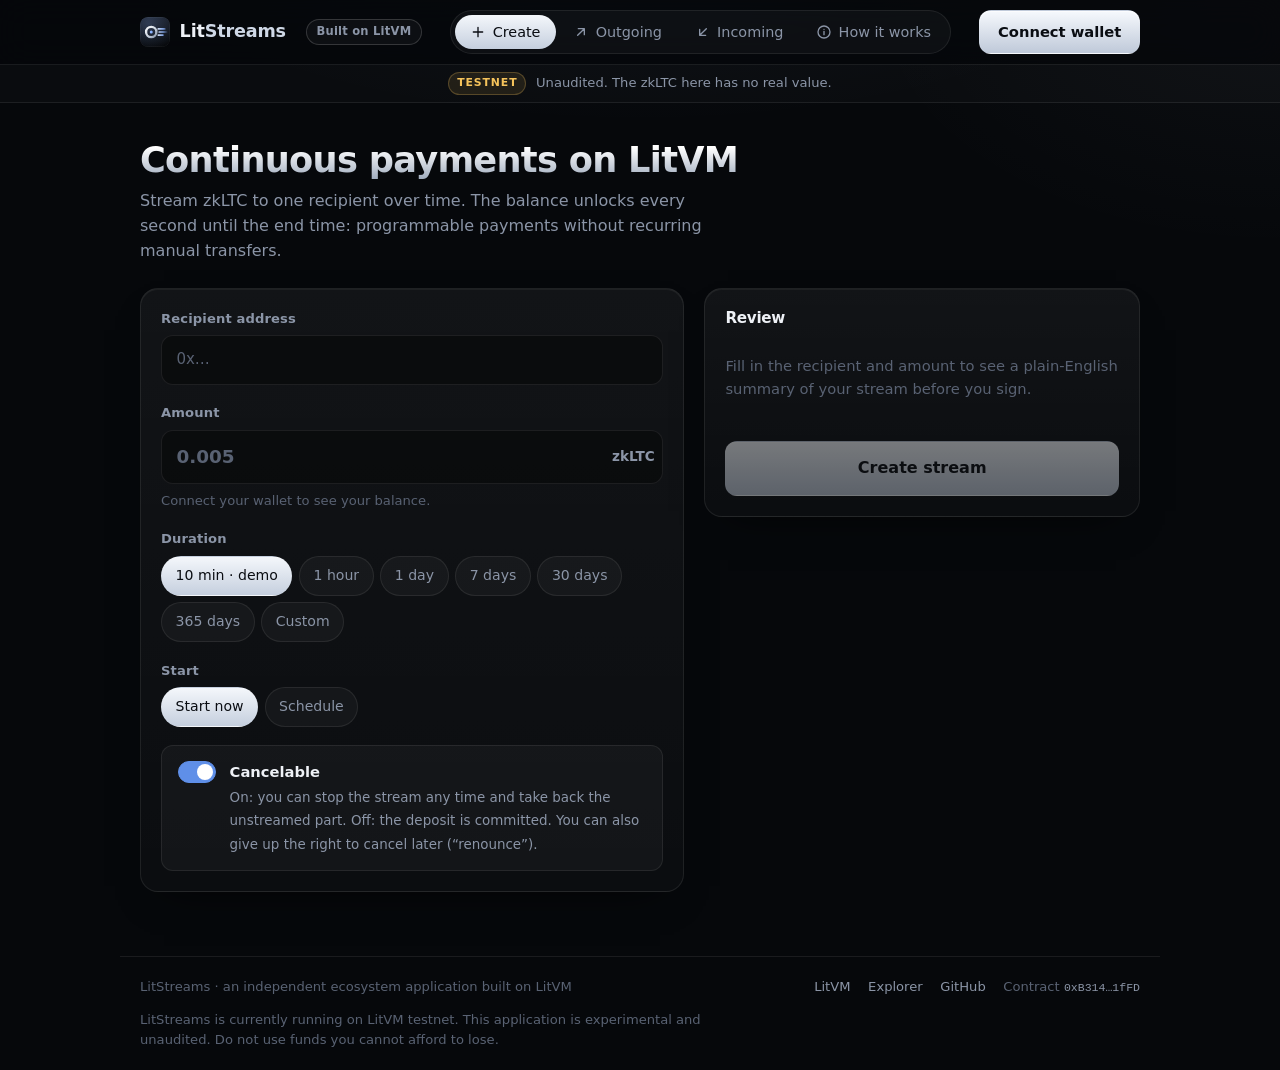
<file: web/index.html>
<!doctype html>
<html lang="en">
<head>
  <meta charset="utf-8">
  <meta name="viewport" content="width=device-width, initial-scale=1, viewport-fit=cover">
  <meta name="theme-color" content="#06080b">
  <title>LitStreams — Continuous zkLTC Payments on LitVM</title>
  <meta name="description" content="Stream zkLTC continuously over time with LitStreams, a payment application built for the LitVM ecosystem.">
  <meta property="og:title" content="LitStreams — Continuous zkLTC Payments on LitVM">
  <meta property="og:description" content="Stream zkLTC continuously over time with LitStreams, a payment application built for the LitVM ecosystem. Testnet only.">
  <meta property="og:type" content="website">
  <meta property="og:url" content="https://litstreams.site/">
  <meta property="og:image" content="https://litstreams.site/assets/og-image.png">
  <meta property="og:image:width" content="1200">
  <meta property="og:image:height" content="630">
  <meta name="twitter:card" content="summary_large_image">
  <meta name="twitter:title" content="LitStreams — Continuous zkLTC Payments on LitVM">
  <meta name="twitter:description" content="Stream zkLTC continuously over time with LitStreams, a payment application built for the LitVM ecosystem. Testnet only.">
  <meta name="twitter:image" content="https://litstreams.site/assets/og-image.png">
  <link rel="icon" href="favicon.ico" sizes="any">
  <link rel="icon" type="image/svg+xml" href="assets/favicon.svg">
  <link rel="icon" type="image/png" sizes="32x32" href="assets/favicon-32.png">
  <link rel="apple-touch-icon" href="assets/apple-touch-icon.png">
  <link rel="manifest" href="site.webmanifest">
  <link rel="stylesheet" href="styles.css">
</head>
<body>
  <header class="topbar">
    <div class="topbar-in">
      <a class="brand" href="#/create" aria-label="LitStreams home">
        <img src="assets/logo.svg" alt="" width="30" height="30">
        <span>Lit<b>Streams</b></span>
      </a>
      <a class="eco-badge" href="https://litvm.com" target="_blank" rel="noopener noreferrer" title="An independent application built on LitVM">Built on LitVM</a>
      <nav id="nav" aria-label="Main">
        <a href="#/create" data-route="create"><svg viewBox="0 0 24 24"><path d="M12 5v14M5 12h14"/></svg><span>Create</span></a>
        <a href="#/outgoing" data-route="outgoing"><svg viewBox="0 0 24 24"><path d="M7 17 17 7M8 7h9v9"/></svg><span>Outgoing</span></a>
        <a href="#/incoming" data-route="incoming"><svg viewBox="0 0 24 24"><path d="M17 7 7 17M16 17H7V8"/></svg><span>Incoming</span></a>
        <a href="#/how-it-works" data-route="how-it-works"><svg viewBox="0 0 24 24"><circle cx="12" cy="12" r="9"/><path d="M12 11v5M12 8h.01"/></svg><span>How it works</span></a>
      </nav>
      <div class="wallet">
        <button id="connect-btn" class="btn btn-primary" type="button">Connect wallet</button>
      </div>
    </div>
  </header>

  <div class="strip"><span class="tag">TESTNET</span><span>Unaudited. The zkLTC here has no real value.</span></div>
  <div id="net-banner" class="banner" hidden></div>

  <main id="view"></main>

  <div id="toasts" class="toasts" aria-live="polite"></div>
  <dialog id="dialog" aria-modal="true"></dialog>

  <footer class="footer">
    <div class="footer-top">
      <span>LitStreams · an independent ecosystem application built on LitVM</span>
      <div id="footer-links" class="footer-links"></div>
    </div>
    <p class="footer-note">LitStreams is currently running on LitVM testnet. This application is experimental and unaudited. Do not use funds you cannot afford to lose.</p>
  </footer>

  <script src="config.js"></script>
  <script src="vendor/ethers-6.17.0.umd.min.js"></script>
  <script src="app.js"></script>
</body>
</html>
</file>
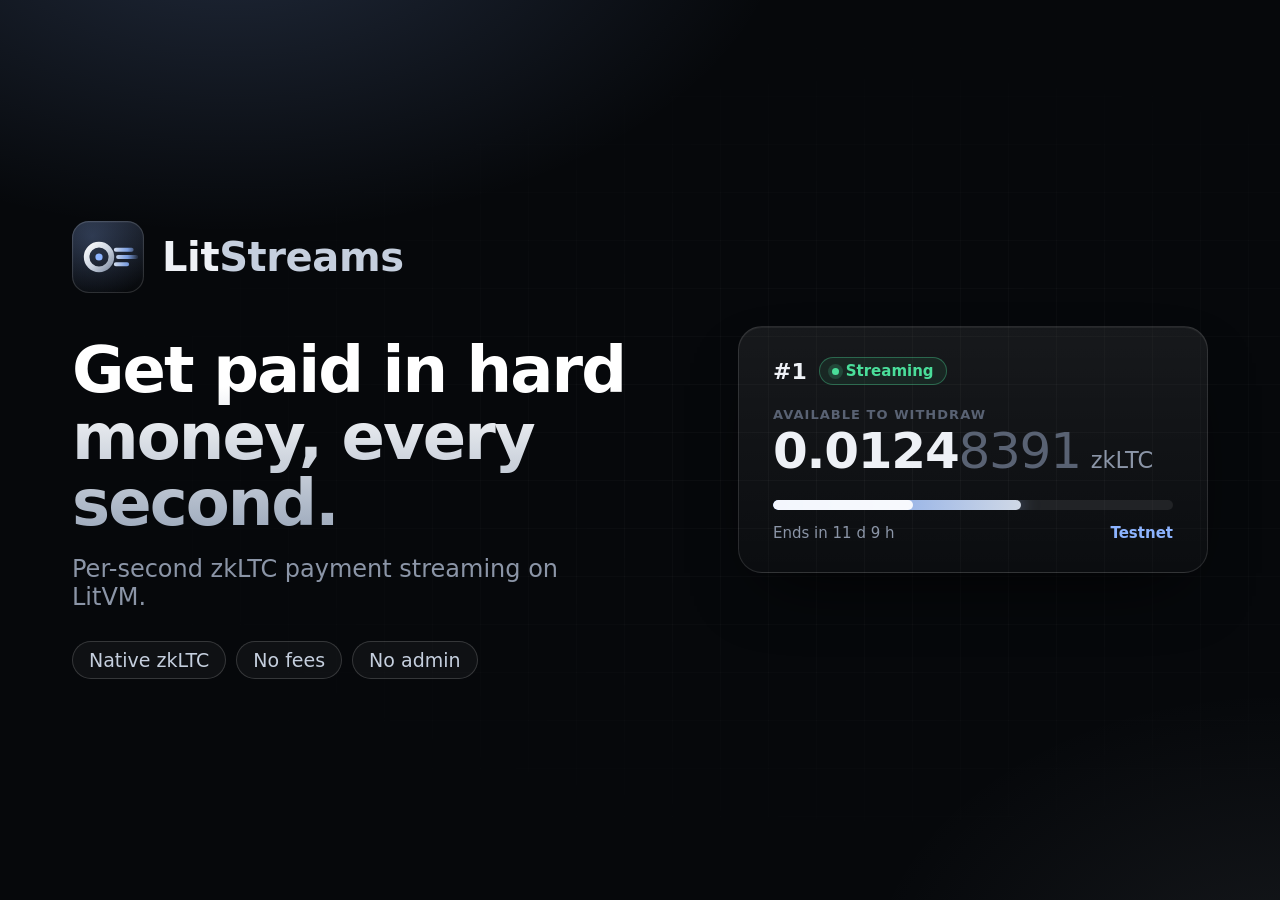
<file: assets-src/card.html>
<!doctype html>
<!-- Source for the OG image (?v=og, 1200x630) and the X banner (?v=banner, 1500x500).
     Rendered with headless Chrome by assets-src/render.sh. -->
<html lang="en">
<head>
<meta charset="utf-8">
<style>
  * { box-sizing: border-box; margin: 0; }
  html, body { width: 100vw; height: 100vh; overflow: hidden; }
  body {
    font-family: "Segoe UI", Inter, system-ui, sans-serif;
    color: #eef1f6;
    background:
      radial-gradient(900px 520px at 18% -10%, rgba(141, 180, 255, 0.20), transparent 62%),
      radial-gradient(700px 500px at 100% 110%, rgba(207, 216, 230, 0.08), transparent 60%),
      #06080b;
    display: flex;
    align-items: center;
    -webkit-font-smoothing: antialiased;
  }
  .grid {
    position: absolute; inset: 0;
    background-image: linear-gradient(rgba(255,255,255,.035) 1px, transparent 1px), linear-gradient(90deg, rgba(255,255,255,.035) 1px, transparent 1px);
    background-size: 48px 48px;
    mask-image: radial-gradient(ellipse at 70% 50%, #000 0%, transparent 70%);
  }
  .wrap { position: relative; width: 100%; display: flex; align-items: center; justify-content: space-between; }
  .brand { display: flex; align-items: center; gap: 18px; }
  .brand img { width: 72px; height: 72px; }
  .brand span { font-size: 40px; font-weight: 600; letter-spacing: -0.01em; }
  .brand b { color: #c5cfde; font-weight: 600; }
  h1 {
    font-weight: 700; letter-spacing: -0.03em; line-height: 1.04;
    background: linear-gradient(180deg, #ffffff 25%, #9aa7ba 100%);
    -webkit-background-clip: text; background-clip: text; color: transparent;
  }
  .sub { color: #8b95a7; }
  .pills { display: flex; gap: 10px; flex-wrap: wrap; }
  .pill { padding: 7px 16px; border-radius: 999px; border: 1px solid rgba(255,255,255,.16); background: rgba(255,255,255,.04); color: #c5cfde; font-size: 19px; font-weight: 500; }
  .card {
    background: linear-gradient(180deg, rgba(255,255,255,.07), rgba(255,255,255,.025));
    border: 1px solid rgba(255,255,255,.12);
    border-radius: 24px;
    padding: 30px 34px;
    box-shadow: 0 30px 70px -30px rgba(0,0,0,.9), 0 1px 0 rgba(255,255,255,.06) inset;
  }
  .row { display: flex; align-items: center; gap: 12px; }
  .id { font-weight: 700; font-size: 22px; }
  .badge { display: inline-flex; align-items: center; gap: 7px; padding: 4px 12px; border-radius: 999px; font-size: 15px; font-weight: 650; color: #4ade9a; border: 1px solid rgba(74,222,154,.35); background: rgba(74,222,154,.08); }
  .badge::before { content: ""; width: 7px; height: 7px; border-radius: 50%; background: #4ade9a; box-shadow: 0 0 0 4px rgba(74,222,154,.18); }
  .label { margin-top: 22px; font-size: 13px; letter-spacing: .08em; text-transform: uppercase; color: #596273; font-weight: 650; }
  .num { font-variant-numeric: tabular-nums; font-weight: 700; letter-spacing: -0.025em; white-space: nowrap; }
  .num .dim { color: #596273; font-weight: 500; }
  .num .unit { color: #8b95a7; font-weight: 500; font-size: .45em; margin-left: 10px; letter-spacing: 0; }
  .bar { position: relative; height: 10px; border-radius: 999px; background: rgba(255,255,255,.08); overflow: hidden; margin: 20px 0 14px; }
  .bar i { position: absolute; inset: 0 auto 0 0; border-radius: 999px; }
  .bar .s { width: 62%; background: linear-gradient(90deg, #5f8fe8, #cfd8e6); box-shadow: 0 0 18px rgba(141,180,255,.6); }
  .bar .w { width: 35%; background: rgba(255,255,255,.92); }
  .meta { display: flex; justify-content: space-between; color: #8b95a7; font-size: 15px; }
  .url { color: #8db4ff; font-weight: 600; }

  /* OG 1200x630 */
  body.og .wrap { padding: 0 72px; }
  body.og .left { width: 560px; }
  body.og h1 { font-size: 64px; margin-top: 44px; }
  body.og .sub { font-size: 24px; margin-top: 18px; }
  body.og .pills { margin-top: 30px; }
  body.og .card { width: 470px; }
  body.og .num { font-size: 50px; }

  /* X banner 1500x500: keep the bottom-left corner light (profile photo sits there) */
  body.banner .wrap { padding: 0 90px 0 520px; }
  body.banner .brand { display: none; }
  body.banner .left { width: 470px; }
  body.banner h1 { font-size: 54px; }
  body.banner .sub { font-size: 22px; margin-top: 16px; }
  body.banner .pills { margin-top: 24px; }
  body.banner .card { width: 380px; padding: 26px 28px; }
  body.banner .num { font-size: 40px; }
  body.banner .mark { position: absolute; left: 70px; top: 70px; display: flex; align-items: center; gap: 16px; }
  body.banner .mark img { width: 64px; height: 64px; }
  body.banner .mark span { font-size: 34px; font-weight: 600; }
  body.banner .mark b { color: #c5cfde; font-weight: 600; }
  body.og .mark { display: none; }
</style>
</head>
<body>
  <div class="grid"></div>
  <div class="mark"><img src="logo.svg" alt=""><span>Lit<b>Streams</b></span></div>
  <div class="wrap">
    <div class="left">
      <div class="brand"><img src="logo.svg" alt=""><span>Lit<b>Streams</b></span></div>
      <h1>Get paid in hard money, every second.</h1>
      <p class="sub">Per-second zkLTC payment streaming on LitVM.</p>
      <div class="pills"><span class="pill">Native zkLTC</span><span class="pill">No fees</span><span class="pill">No admin</span></div>
    </div>
    <div class="card">
      <div class="row"><span class="id">#1</span><span class="badge">Streaming</span></div>
      <div class="label">Available to withdraw</div>
      <div class="num">0.0124<span class="dim">8391</span><span class="unit">zkLTC</span></div>
      <div class="bar"><i class="s"></i><i class="w"></i></div>
      <div class="meta"><span>Ends in 11 d 9 h</span><span class="url">Testnet</span></div>
    </div>
  </div>
  <script>document.body.className = new URLSearchParams(location.search).get("v") || "og";</script>
</body>
</html>
</file>
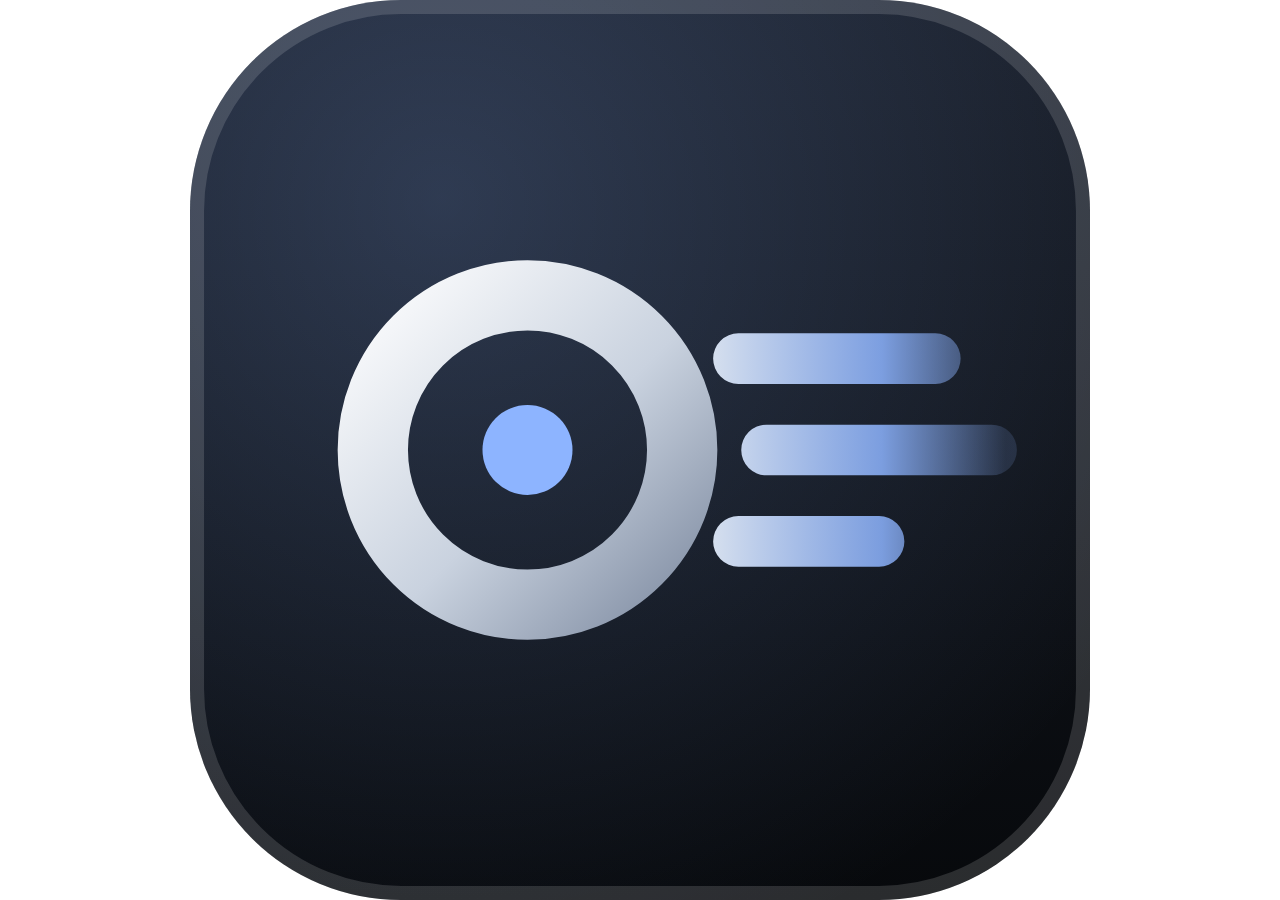
<file: assets-src/logo.html>
<!doctype html>
<html><head><meta charset="utf-8"><style>*{margin:0}html,body{width:100vw;height:100vh;overflow:hidden;background:transparent}img{width:100vw;height:100vh;display:block}</style></head>
<body><img src="logo.svg" alt=""></body></html>
</file>
<file: web/styles.css>
/* LitStreams: "digital silver" design system. No external fonts, no trackers. */
:root {
  --bg: #06080b;
  --bg-2: #0b0e13;
  --surface: rgba(255, 255, 255, 0.035);
  --surface-2: rgba(255, 255, 255, 0.06);
  --surface-3: rgba(255, 255, 255, 0.09);
  --line: rgba(255, 255, 255, 0.08);
  --line-2: rgba(255, 255, 255, 0.16);
  --text: #eef1f6;
  --muted: #8b95a7;
  --faint: #596273;
  --silver: #cfd8e6;
  --ice: #8db4ff;
  --ice-2: #5f8fe8;
  --ok: #4ade9a;
  --warn: #f5c35b;
  --err: #ff7b72;
  --r-lg: 18px;
  --r-md: 12px;
  --r-sm: 8px;
  --ease: cubic-bezier(0.2, 0.7, 0.2, 1);
  --font: Inter, ui-sans-serif, system-ui, -apple-system, "Segoe UI", Roboto, "Helvetica Neue", Arial, sans-serif;
  --mono: ui-monospace, "SF Mono", SFMono-Regular, "Cascadia Code", Menlo, Consolas, monospace;
  --nav-h: 64px;
}

* { box-sizing: border-box; }
html { -webkit-text-size-adjust: 100%; scroll-behavior: smooth; }
body {
  margin: 0;
  min-height: 100vh;
  display: flex;
  flex-direction: column;
  color: var(--text);
  font: 400 15px/1.55 var(--font);
  background:
    radial-gradient(1100px 560px at 50% -220px, rgba(141, 180, 255, 0.07), transparent 62%),
    radial-gradient(700px 420px at 100% 0, rgba(207, 216, 230, 0.035), transparent 60%),
    var(--bg);
  -webkit-font-smoothing: antialiased;
  text-rendering: optimizeLegibility;
}
a { color: var(--ice); text-decoration: none; transition: color 0.15s; }
a:hover { color: #b9d0ff; }
h1, h2, h3 { margin: 0; letter-spacing: -0.02em; line-height: 1.2; }
h1 { font-size: clamp(1.7rem, 4vw, 2.2rem); font-weight: 700; }
h2 { font-size: 1.15rem; font-weight: 650; }
h3 { font-size: 0.95rem; font-weight: 600; }
p { margin: 0.5rem 0; }
code, .mono { font-family: var(--mono); font-size: 0.88em; }
[hidden] { display: none !important; }
::selection { background: rgba(141, 180, 255, 0.3); }

.grad-text {
  background: linear-gradient(180deg, #ffffff 20%, #9aa7ba 100%);
  -webkit-background-clip: text;
  background-clip: text;
  color: transparent;
}

/* ---------- Top bar ---------- */
.topbar {
  position: sticky;
  top: 0;
  z-index: 20;
  border-bottom: 1px solid var(--line);
}
/* The blur lives on a pseudo-element: backdrop-filter on the header itself would trap the fixed mobile nav inside it. */
.topbar::before {
  content: "";
  position: absolute;
  inset: 0;
  z-index: -1;
  background: rgba(6, 8, 11, 0.72);
  -webkit-backdrop-filter: saturate(160%) blur(16px);
  backdrop-filter: saturate(160%) blur(16px);
}
.topbar-in {
  max-width: 1040px;
  margin: 0 auto;
  height: var(--nav-h);
  padding: 0 1.25rem;
  display: flex;
  align-items: center;
  gap: 1.25rem;
}
.brand { display: flex; align-items: center; gap: 0.6rem; color: var(--text); font-weight: 600; font-size: 1.1rem; letter-spacing: -0.01em; }
.brand:hover { color: #fff; }
.brand svg, .brand img { width: 30px; height: 30px; flex: none; border-radius: 8px; }
.brand b { color: var(--silver); font-weight: 600; }
nav { display: flex; gap: 0.15rem; margin: 0 auto; padding: 0.25rem; background: var(--surface); border: 1px solid var(--line); border-radius: 999px; }
nav a {
  display: flex; align-items: center; gap: 0.4rem;
  padding: 0.38rem 0.95rem;
  border-radius: 999px;
  color: var(--muted);
  font-weight: 500;
  font-size: 0.9rem; white-space: nowrap;
  transition: color 0.2s, background 0.25s var(--ease);
}
nav a svg { width: 16px; height: 16px; fill: none; stroke: currentColor; stroke-width: 2; stroke-linecap: round; stroke-linejoin: round; }
nav a:hover { color: var(--text); }
nav a.active { color: #0a0d12; background: linear-gradient(180deg, #f4f7fb, #c5cfde); }
.wallet { display: flex; align-items: center; gap: 0.5rem; }
.wallet-btn { display: inline-flex; align-items: center; gap: 0.55rem; padding-left: 0.5rem; cursor: default; }
.avatar { width: 20px; height: 20px; border-radius: 50%; flex: none; box-shadow: inset 0 0 0 1px rgba(255, 255, 255, 0.25); }
.dot { width: 8px; height: 8px; border-radius: 50%; background: var(--faint); flex: none; }
.dot.ok { background: var(--ok); box-shadow: 0 0 0 3px rgba(74, 222, 154, 0.16); }
.dot.warn { background: var(--warn); box-shadow: 0 0 0 3px rgba(245, 195, 91, 0.16); }

/* ---------- Strips and banners ---------- */
.strip {
  display: flex; align-items: center; justify-content: center; gap: 0.6rem; flex-wrap: wrap;
  padding: 0.45rem 1rem;
  font-size: 0.82rem;
  color: var(--muted);
  border-bottom: 1px solid var(--line);
  background: rgba(255, 255, 255, 0.015);
}
.tag { font-size: 0.68rem; font-weight: 700; letter-spacing: 0.08em; padding: 0.12rem 0.5rem; border-radius: 999px; color: var(--warn); background: rgba(245, 195, 91, 0.1); border: 1px solid rgba(245, 195, 91, 0.25); }
.banner {
  display: flex; gap: 0.75rem; justify-content: center; align-items: center; flex-wrap: wrap;
  padding: 0.7rem 1rem;
  font-size: 0.9rem;
  color: var(--warn);
  background: linear-gradient(180deg, rgba(245, 195, 91, 0.12), rgba(245, 195, 91, 0.05));
  border-bottom: 1px solid rgba(245, 195, 91, 0.25);
}

/* ---------- Layout ---------- */
main { flex: 1; width: 100%; max-width: 1040px; margin: 0 auto; padding: 2.25rem 1.25rem 4rem; }
#view > * { animation: rise 0.25s ease-out both; }
@keyframes rise { from { opacity: 0; transform: translateY(4px); } to { opacity: 1; transform: none; } }
.page-head { margin-bottom: 1.5rem; }
.lead { color: var(--muted); font-size: 1rem; max-width: 56ch; margin-top: 0.5rem; }
.footer {
  max-width: 1040px; width: 100%; margin: 0 auto;
  padding: 1.25rem; color: var(--faint); font-size: 0.82rem;
  border-top: 1px solid var(--line);
}
.footer-top { display: flex; justify-content: space-between; align-items: center; gap: 0.75rem 1.25rem; flex-wrap: wrap; }
.footer-links { display: flex; gap: 0.5rem 1.1rem; flex-wrap: wrap; align-items: center; }
.footer-links a { color: var(--muted); }
.footer-links a:hover { color: var(--text); }
.footer-note { margin: 0.75rem 0 0; color: var(--faint); max-width: 72ch; }
.eco-badge {
  font-size: 0.72rem; font-weight: 600; letter-spacing: 0.02em; white-space: nowrap;
  padding: 0.2rem 0.6rem; border-radius: 999px;
  color: var(--muted); border: 1px solid var(--line-2); background: var(--surface);
}
.eco-badge:hover { color: var(--text); border-color: rgba(255, 255, 255, 0.28); }
.protocol { margin-top: 1rem; }
.protocol summary { cursor: pointer; font-weight: 600; list-style: none; display: flex; align-items: center; gap: 0.5rem; }
.protocol summary::-webkit-details-marker { display: none; }
.protocol summary::before { content: "›"; display: inline-block; color: var(--muted); transition: transform 0.15s; }
.protocol[open] summary::before { transform: rotate(90deg); }
.protocol[open] summary { margin-bottom: 0.75rem; }
.break { word-break: break-all; }
.card {
  position: relative;
  background: linear-gradient(180deg, rgba(255, 255, 255, 0.05), rgba(255, 255, 255, 0.025));
  border: 1px solid var(--line);
  border-radius: var(--r-lg);
  padding: 1.25rem;
  box-shadow: 0 1px 0 rgba(255, 255, 255, 0.05) inset, 0 18px 40px -24px rgba(0, 0, 0, 0.8);
}
.card + .card { margin-top: 1rem; }
.muted { color: var(--muted); }
.faint { color: var(--faint); }
.small { font-size: 0.85rem; }
.ok { color: var(--ok); }
.err { color: var(--err); }
.warn { color: var(--warn); }
.grid-2 { display: grid; grid-template-columns: minmax(0, 1.25fr) minmax(0, 1fr); gap: 1.25rem; align-items: start; }
.grid-2 > .card + .card, .steps > .card { margin-top: 0; }
.sticky { position: sticky; top: calc(var(--nav-h) + 1rem); }

/* ---------- Forms ---------- */
.field { margin-bottom: 1.15rem; }
.field > label, .label { display: block; font-size: 0.82rem; font-weight: 600; color: var(--muted); margin-bottom: 0.4rem; letter-spacing: 0.01em; }
.hint { color: var(--faint); font-size: 0.82rem; margin: 0.4rem 0 0; }
input[type=text], input[type=number], input[type=datetime-local], select {
  width: 100%;
  padding: 0.75rem 0.9rem;
  background: rgba(0, 0, 0, 0.35);
  color: var(--text);
  border: 1px solid var(--line);
  border-radius: var(--r-md);
  font: inherit;
  transition: border-color 0.2s, box-shadow 0.2s, background 0.2s;
  color-scheme: dark;
}
input::placeholder { color: var(--faint); }
input:hover, select:hover { border-color: var(--line-2); }
input:focus, select:focus { outline: none; border-color: var(--ice-2); box-shadow: 0 0 0 4px rgba(95, 143, 232, 0.2); }
input.invalid { border-color: rgba(255, 123, 114, 0.6); }
.input-wrap { position: relative; }
.input-wrap input { padding-right: 7.5rem; font-size: 1.15rem; font-weight: 600; font-variant-numeric: tabular-nums; }
.input-wrap .suffix { position: absolute; right: 0.55rem; top: 50%; transform: translateY(-50%); display: flex; align-items: center; gap: 0.5rem; color: var(--muted); font-size: 0.85rem; font-weight: 600; }
.row { display: flex; gap: 0.5rem; }
.row > * { flex: 1 1 0; }
.seg { display: flex; flex-wrap: wrap; gap: 0.4rem; }
.seg-btn {
  padding: 0.5rem 0.85rem;
  border-radius: 999px;
  border: 1px solid var(--line);
  background: var(--surface);
  color: var(--muted);
  font: inherit; font-size: 0.88rem; font-weight: 500;
  cursor: pointer;
  transition: all 0.2s var(--ease);
}
.seg-btn:hover { color: var(--text); border-color: var(--line-2); }
.seg-btn[aria-pressed=true] { color: #0a0d12; background: linear-gradient(180deg, #f4f7fb, #c5cfde); border-color: transparent; }
.toggle-card {
  display: flex; gap: 0.85rem; align-items: flex-start;
  padding: 0.9rem 1rem;
  border: 1px solid var(--line);
  border-radius: var(--r-md);
  background: var(--surface);
  cursor: pointer;
  transition: border-color 0.2s, background 0.2s;
}
.toggle-card:hover { border-color: var(--line-2); }
.toggle-card b { display: block; font-size: 0.92rem; margin-bottom: 0.15rem; }
.toggle-card span.t { color: var(--muted); font-size: 0.84rem; }
.switch { appearance: none; -webkit-appearance: none; flex: none; width: 38px; height: 22px; border-radius: 999px; background: var(--surface-3); border: 1px solid var(--line-2); position: relative; cursor: pointer; transition: background 0.25s var(--ease), border-color 0.25s; margin: 0; padding: 0; }
.switch::after { content: ""; position: absolute; top: 2px; left: 2px; width: 16px; height: 16px; border-radius: 50%; background: #dfe5ee; transition: transform 0.25s var(--ease); }
.switch:checked { background: var(--ice-2); border-color: var(--ice-2); }
.switch:checked::after { transform: translateX(16px); background: #fff; }
.switch:focus-visible { outline: 2px solid var(--ice); outline-offset: 2px; }

/* ---------- Buttons ---------- */
.btn {
  display: inline-flex; align-items: center; justify-content: center; gap: 0.45rem;
  padding: 0.6rem 1.1rem;
  border-radius: var(--r-md);
  border: 1px solid var(--line-2);
  background: var(--surface-2);
  color: var(--text);
  font: inherit; font-size: 0.92rem; font-weight: 600; white-space: nowrap;
  cursor: pointer;
  transition: transform 0.15s var(--ease), background 0.2s, border-color 0.2s, box-shadow 0.25s, opacity 0.2s;
}
.btn:hover:not(:disabled) { background: var(--surface-3); border-color: rgba(255, 255, 255, 0.28); color: #fff; }
.btn:active:not(:disabled) { transform: scale(0.99); }
.btn:disabled { opacity: 0.45; cursor: not-allowed; }
.btn:focus-visible, .seg-btn:focus-visible, .chip-btn:focus-visible, nav a:focus-visible { outline: 2px solid var(--ice); outline-offset: 2px; }
.btn-primary {
  background: linear-gradient(180deg, #f6f9fd, #bfc9d9);
  color: #0a0d12;
  border-color: transparent;
  box-shadow: 0 1px 0 rgba(255, 255, 255, 0.6) inset;
}
.btn-primary:hover:not(:disabled) { background: linear-gradient(180deg, #ffffff, #cdd6e4); color: #0a0d12; box-shadow: 0 1px 0 #fff inset; }
.btn-danger { color: var(--err); border-color: rgba(255, 123, 114, 0.35); background: rgba(255, 123, 114, 0.07); }
.btn-danger:hover:not(:disabled) { background: rgba(255, 123, 114, 0.14); border-color: rgba(255, 123, 114, 0.6); color: #ffa39c; }
.btn-danger-solid { background: linear-gradient(180deg, #ff8f87, #e5574e); color: #1b0605; border-color: transparent; }
.btn-danger-solid:hover:not(:disabled) { background: linear-gradient(180deg, #ffa19a, #ee685f); color: #1b0605; }
.btn-sm { padding: 0.38rem 0.75rem; font-size: 0.82rem; border-radius: var(--r-sm); }
.btn-block { width: 100%; padding: 0.9rem; font-size: 1rem; margin-top: 1rem; }
.chip-btn { background: none; border: 1px solid var(--line-2); border-radius: 999px; color: var(--ice); font: inherit; font-size: 0.75rem; font-weight: 600; padding: 0.15rem 0.6rem; cursor: pointer; transition: background 0.2s; }
.chip-btn:hover { background: rgba(141, 180, 255, 0.12); }

/* ---------- Preview / summary ---------- */
.summary-text { color: var(--muted); line-height: 1.65; }
.summary-text strong { color: var(--text); font-weight: 600; }
.stat-grid { display: grid; grid-template-columns: 1fr 1fr; gap: 0.5rem; margin-top: 1rem; }
.stat { padding: 0.65rem 0.8rem; background: rgba(0, 0, 0, 0.25); border: 1px solid var(--line); border-radius: var(--r-md); }
.stat span { display: block; font-size: 0.72rem; color: var(--faint); text-transform: uppercase; letter-spacing: 0.06em; font-weight: 600; }
.stat b { display: block; font-weight: 600; font-variant-numeric: tabular-nums; font-size: 0.9rem; margin-top: 0.1rem; word-break: break-word; }
.mode-note { margin-top: 1rem; padding: 0.7rem 0.9rem; border-radius: var(--r-md); font-size: 0.86rem; border: 1px solid var(--line); background: var(--surface); color: var(--muted); }
.mode-note.cant { border-color: rgba(245, 195, 91, 0.3); background: rgba(245, 195, 91, 0.07); color: #e9cf91; }
.errors { margin: 0.9rem 0 0; padding-left: 1.1rem; color: var(--err); font-size: 0.86rem; }
.placeholder { color: var(--faint); font-size: 0.92rem; padding: 1rem 0; }

/* ---------- Stream cards ---------- */
.list-tools { display: flex; justify-content: space-between; align-items: center; gap: 1rem; flex-wrap: wrap; margin: 0 0 1rem; }
.list-tools label.inline { display: flex; align-items: center; gap: 0.6rem; color: var(--muted); font-size: 0.88rem; cursor: pointer; }
.totals { display: flex; align-items: baseline; gap: 0.6rem; flex-wrap: wrap; padding: 1.1rem 1.25rem; margin-bottom: 1rem; }
.totals .hero-label { margin: 0; }
.stream-card { transition: border-color 0.2s; }
.stream-card:hover { border-color: var(--line-2); }
.sc-top { display: flex; align-items: center; gap: 0.7rem; flex-wrap: wrap; }
.sc-id { font-weight: 700; color: var(--text); font-size: 1.02rem; }
.sc-id:hover { color: var(--ice); }
.sc-party { margin-left: auto; color: var(--muted); font-size: 0.85rem; }
.badge { display: inline-flex; align-items: center; gap: 0.4rem; padding: 0.15rem 0.6rem; border-radius: 999px; font-size: 0.74rem; font-weight: 650; letter-spacing: 0.02em; background: var(--surface-2); border: 1px solid var(--line-2); color: var(--silver); }
.badge::before { content: ""; width: 6px; height: 6px; border-radius: 50%; background: currentColor; opacity: 0.8; }
.badge.streaming { color: var(--ok); border-color: rgba(74, 222, 154, 0.35); background: rgba(74, 222, 154, 0.08); }
.badge.pending { color: var(--warn); border-color: rgba(245, 195, 91, 0.35); background: rgba(245, 195, 91, 0.08); }
.badge.canceled { color: var(--err); border-color: rgba(255, 123, 114, 0.35); background: rgba(255, 123, 114, 0.07); }
.badge.locked { color: var(--muted); }
.badge.locked::before { display: none; }
.badge.settled { color: var(--ice); border-color: rgba(141, 180, 255, 0.35); background: rgba(141, 180, 255, 0.08); }
.hero { margin-top: 1rem; }
.hero-label { font-size: 0.74rem; color: var(--faint); text-transform: uppercase; letter-spacing: 0.07em; font-weight: 650; margin-bottom: 0.15rem; }
.num { font-variant-numeric: tabular-nums; font-feature-settings: "tnum"; font-weight: 700; letter-spacing: -0.025em; font-size: 1.9rem; line-height: 1.15; white-space: nowrap; }
.num .num-dim { color: var(--faint); font-weight: 500; }
.num .num-unit { color: var(--muted); font-weight: 500; font-size: 0.5em; letter-spacing: 0; margin-left: 0.35rem; }
.num.big { font-size: clamp(2.1rem, 6vw, 3.1rem); }
.bar { position: relative; height: 7px; border-radius: 999px; background: rgba(255, 255, 255, 0.07); overflow: hidden; margin: 1rem 0 0.9rem; }
.bar i { position: absolute; left: 0; top: 0; bottom: 0; border-radius: 999px; }
.bar .fill-s { width: 0; background: linear-gradient(90deg, #5f8fe8, #cfd8e6); }
.bar .fill-w { width: 0; background: rgba(255, 255, 255, 0.92); }
@keyframes sheen { to { transform: translateX(100%); } }
.kv { display: grid; grid-template-columns: repeat(auto-fit, minmax(140px, 1fr)); gap: 0.7rem 1rem; }
.kv div span { display: block; font-size: 0.72rem; color: var(--faint); text-transform: uppercase; letter-spacing: 0.06em; font-weight: 600; }
.kv div b { display: block; font-weight: 600; font-variant-numeric: tabular-nums; font-size: 0.9rem; margin-top: 0.1rem; }
.actions { display: flex; gap: 0.5rem; flex-wrap: wrap; margin-top: 1.1rem; }
.actions:empty { display: none; }

/* ---------- Stream page ---------- */
.crumb { display: flex; align-items: center; gap: 0.75rem; flex-wrap: wrap; margin-bottom: 1.25rem; }
.crumb h1 { margin-right: 0.25rem; }
.crumb .spacer { flex: 1; }
.hero-grid { display: grid; grid-template-columns: 1fr 1fr; gap: 1.5rem; }
.dl { display: grid; grid-template-columns: max-content 1fr; gap: 0.7rem 1.5rem; margin: 0; }
.dl dt { color: var(--faint); font-size: 0.85rem; }
.dl dd { margin: 0; font-weight: 500; font-variant-numeric: tabular-nums; word-break: break-word; }
.timeline { display: flex; justify-content: space-between; gap: 1rem; font-size: 0.82rem; color: var(--muted); }

/* ---------- How it works ---------- */
.steps { display: grid; grid-template-columns: repeat(4, minmax(0, 1fr)); gap: 1rem; margin-bottom: 1.5rem; }
.step { padding: 1.1rem; }
.step .n { width: 28px; height: 28px; border-radius: 50%; display: grid; place-items: center; font-weight: 700; font-size: 0.85rem; color: #0a0d12; background: linear-gradient(180deg, #f4f7fb, #c5cfde); margin-bottom: 0.7rem; }
.step p { color: var(--muted); font-size: 0.9rem; margin: 0.35rem 0 0; }
.risks { list-style: none; padding: 0; margin: 0.75rem 0 0; display: grid; gap: 0.7rem; }
.risks li { padding: 0.85rem 1rem; background: rgba(0, 0, 0, 0.25); border: 1px solid var(--line); border-radius: var(--r-md); font-size: 0.92rem; color: var(--muted); }
.risks li b { color: var(--text); display: block; margin-bottom: 0.1rem; }

/* ---------- States ---------- */
.empty { text-align: center; padding: 2.75rem 1rem; color: var(--muted); }
.empty .ico { display: block; width: 44px; height: 44px; margin: 0 auto 0.8rem; color: var(--faint); }
.empty .ico svg { width: 100%; height: 100%; fill: none; stroke: currentColor; stroke-width: 1.5; stroke-linecap: round; stroke-linejoin: round; }
.empty h2 { color: var(--text); margin-bottom: 0.25rem; }
.empty .btn { margin-top: 1rem; }
.skeleton { height: 188px; overflow: hidden; }
.skeleton::after { content: ""; position: absolute; inset: 0; background: linear-gradient(100deg, transparent 30%, rgba(255, 255, 255, 0.05) 50%, transparent 70%); transform: translateX(-100%); animation: sheen 1.5s infinite; }

/* ---------- Toasts and dialog ---------- */
.toasts { position: fixed; right: 1.25rem; bottom: 1.25rem; display: flex; flex-direction: column; gap: 0.6rem; width: min(400px, calc(100vw - 2.5rem)); z-index: 40; pointer-events: none; }
.toast {
  pointer-events: auto;
  position: relative;
  padding: 0.85rem 2.2rem 0.85rem 1rem;
  font-size: 0.9rem;
  background: rgba(18, 22, 29, 0.92);
  -webkit-backdrop-filter: blur(14px);
  backdrop-filter: blur(14px);
  border: 1px solid var(--line-2);
  border-left: 3px solid var(--faint);
  border-radius: var(--r-md);
  box-shadow: 0 18px 40px -12px rgba(0, 0, 0, 0.7);
  animation: slide-in 0.35s var(--ease) both;
}
.toast.pending { border-left-color: var(--warn); }
.toast.success { border-left-color: var(--ok); }
.toast.error { border-left-color: var(--err); }
.toast.warn { border-left-color: var(--warn); }
.toast .x { position: absolute; top: 0.4rem; right: 0.5rem; background: none; border: 0; color: var(--faint); font-size: 1.2rem; line-height: 1; cursor: pointer; padding: 0.15rem 0.3rem; border-radius: 6px; }
.toast .x:hover { color: var(--text); background: var(--surface-2); }
@keyframes slide-in { from { opacity: 0; transform: translateY(12px) scale(0.98); } to { opacity: 1; transform: none; } }
dialog {
  border: 1px solid var(--line-2);
  border-radius: var(--r-lg);
  background: linear-gradient(180deg, #151a22, #0f1319);
  color: var(--text);
  padding: 1.5rem;
  width: min(440px, calc(100vw - 2rem));
  box-shadow: 0 40px 80px -20px rgba(0, 0, 0, 0.9);
}
dialog[open] { animation: slide-in 0.3s var(--ease) both; }
dialog::backdrop { background: rgba(3, 5, 8, 0.7); -webkit-backdrop-filter: blur(6px); backdrop-filter: blur(6px); }
dialog p { color: var(--muted); }
.dialog-actions { display: flex; gap: 0.6rem; justify-content: flex-end; margin-top: 1.25rem; }

/* ---------- Responsive ---------- */
@media (max-width: 860px) {
  .grid-2 { grid-template-columns: 1fr; }
  .steps { grid-template-columns: repeat(2, minmax(0, 1fr)); }
  .sticky { position: static; }
  .hero-grid { grid-template-columns: 1fr; gap: 1rem; }
}
@media (max-width: 860px) {
  .topbar-in { padding: 0 1rem; }
  .wallet { margin-left: auto; }
  nav {
    position: fixed; left: 0.75rem; right: 0.75rem; bottom: calc(0.75rem + env(safe-area-inset-bottom));
    margin: 0; z-index: 30; justify-content: space-between;
    background: rgba(16, 20, 27, 0.88);
    -webkit-backdrop-filter: blur(18px) saturate(160%);
    backdrop-filter: blur(18px) saturate(160%);
    border-color: var(--line-2);
    box-shadow: 0 18px 40px -10px rgba(0, 0, 0, 0.8);
  }
  nav a { flex: 1 1 0; flex-direction: column; gap: 0.1rem; padding: 0.45rem 0.2rem; font-size: 0.72rem; border-radius: 999px; }
  nav a svg { width: 18px; height: 18px; }
  main { padding: 1.5rem 1rem 7rem; }
  .footer { padding-bottom: 6rem; }
  .toasts { right: 1rem; bottom: calc(5.5rem + env(safe-area-inset-bottom)); width: calc(100vw - 2rem); }
  .actions .btn { flex: 1 1 auto; }
}
@media (max-width: 560px) {
  .eco-badge { display: none; }
  .steps { grid-template-columns: 1fr; }
  .sc-party { margin-left: 0; width: 100%; }
  .dl { grid-template-columns: 1fr; gap: 0.1rem; }
  .dl dd { margin-bottom: 0.7rem; }
}
@media (min-width: 861px) {
  body { background-attachment: fixed; }
}
@media (prefers-reduced-motion: reduce) {
  *, *::before, *::after { animation-duration: 0.01ms !important; animation-iteration-count: 1 !important; transition-duration: 0.01ms !important; scroll-behavior: auto !important; }
}

/* Notice for hidden dust streams that still hold money */
.dust-note { display: flex; align-items: center; justify-content: space-between; gap: .75rem; flex-wrap: wrap; margin: 0 0 1rem; padding: .7rem 1rem; border-radius: var(--r-md); border: 1px solid rgba(245, 195, 91, .3); background: rgba(245, 195, 91, .07); color: #e9cf91; font-size: .88rem; }
</file>
